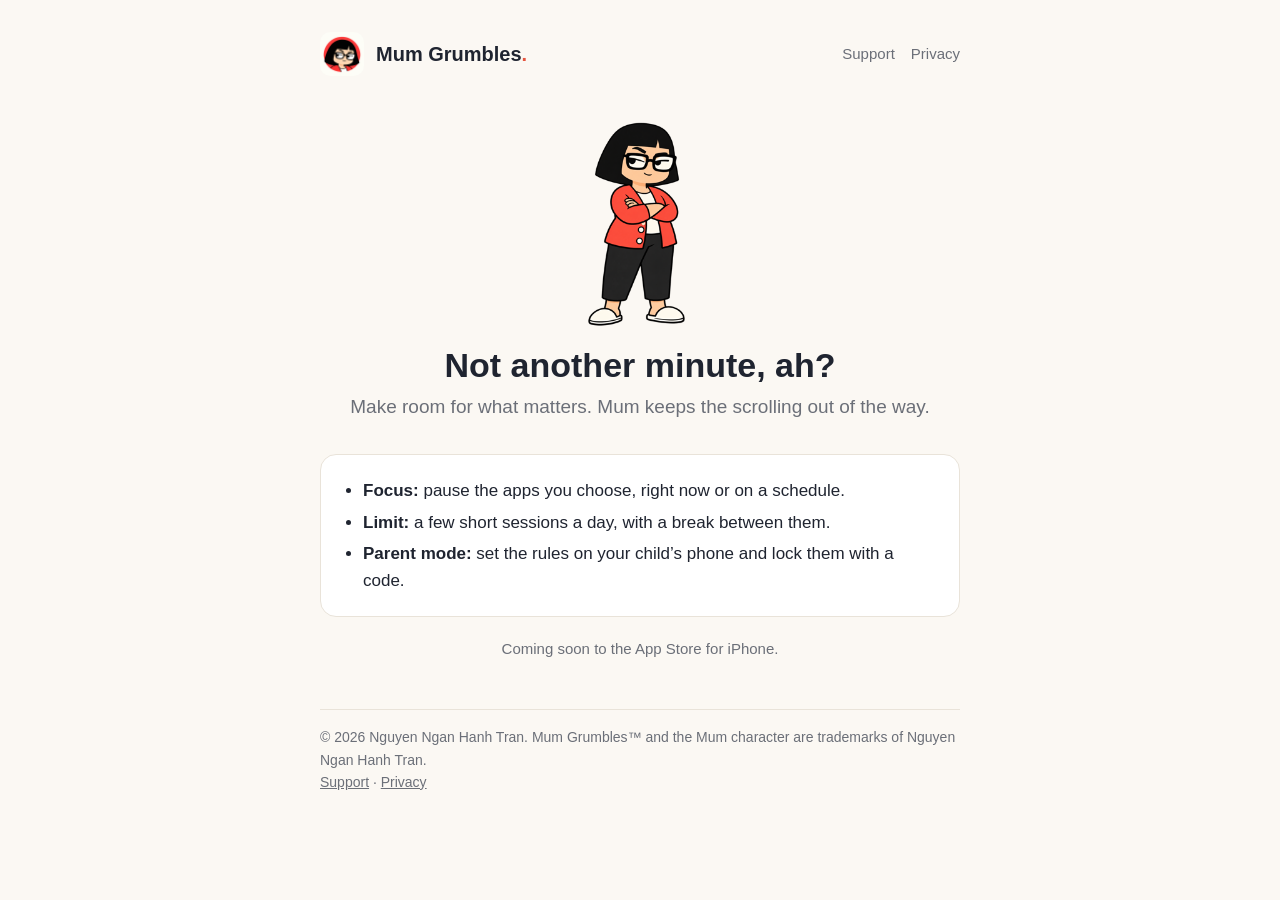
<file: index.html>
<!doctype html>
<html lang="en">
<head>
<meta charset="utf-8">
<meta name="viewport" content="width=device-width, initial-scale=1">
<title>Mum Grumbles</title>
<meta name="description" content="Make room for what matters. Mum keeps the scrolling out of the way.">
<link rel="icon" href="icon.png">
<link rel="stylesheet" href="style.css">
</head>
<body>
<div class="wrap">
  <header>
    <img src="icon.png" alt="">
    <a class="brand" href="index.html">Mum Grumbles<span class="dot">.</span></a>
    <nav><a href="support.html">Support</a><a href="privacy.html">Privacy</a></nav>
  </header>

  <div class="hero">
    <img src="mum.png" alt="Mum, arms crossed">
    <h1>Not another minute, ah?</h1>
    <p>Make room for what matters. Mum keeps the scrolling out of the way.</p>
  </div>

  <div class="card">
    <ul>
      <li><strong>Focus:</strong> pause the apps you choose, right now or on a schedule.</li>
      <li><strong>Limit:</strong> a few short sessions a day, with a break between them.</li>
      <li><strong>Parent mode:</strong> set the rules on your child’s phone and lock them with a code.</li>
    </ul>
  </div>

  <p class="muted" style="text-align:center">Coming soon to the App Store for iPhone.</p>

  <footer>© 2026 Nguyen Ngan Hanh Tran. Mum Grumbles™ and the Mum character are trademarks of Nguyen Ngan Hanh Tran.<br><a href="support.html">Support</a> · <a href="privacy.html">Privacy</a></footer>
</div>
</body>
</html>
</file>
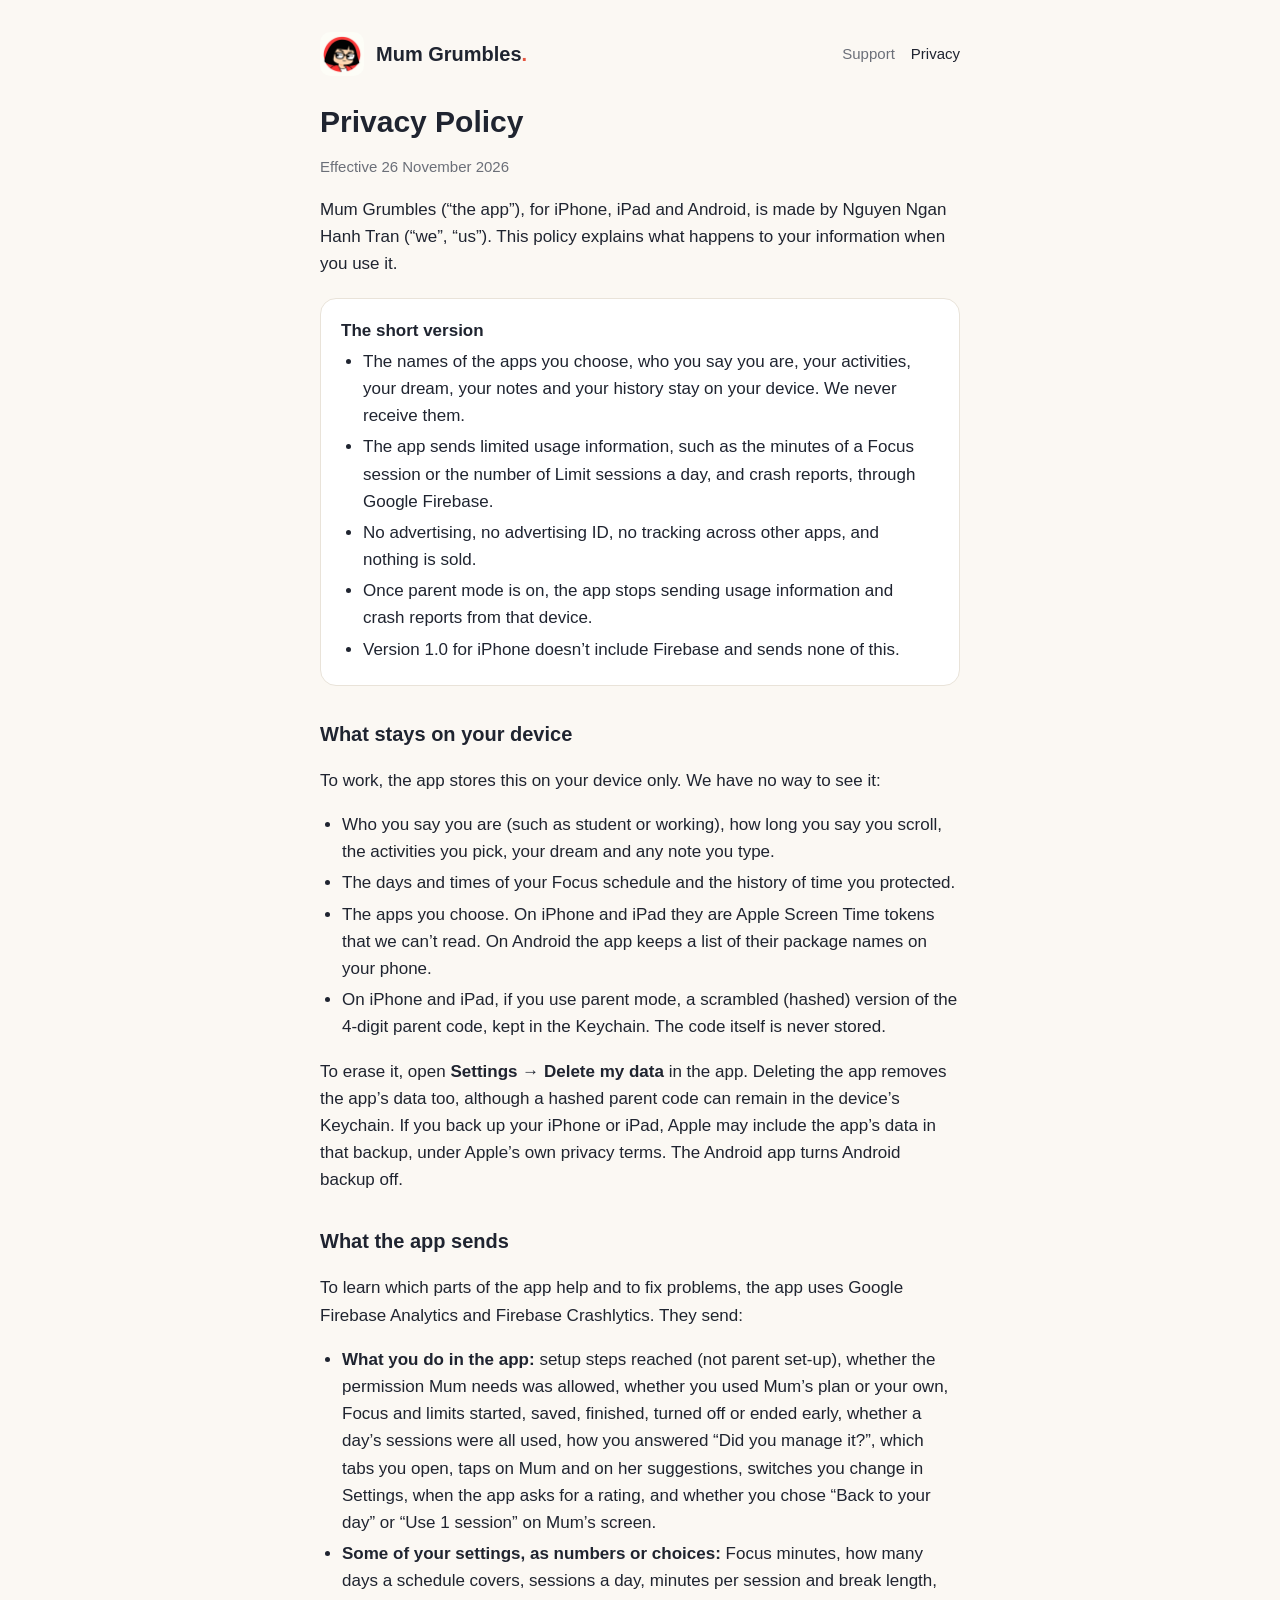
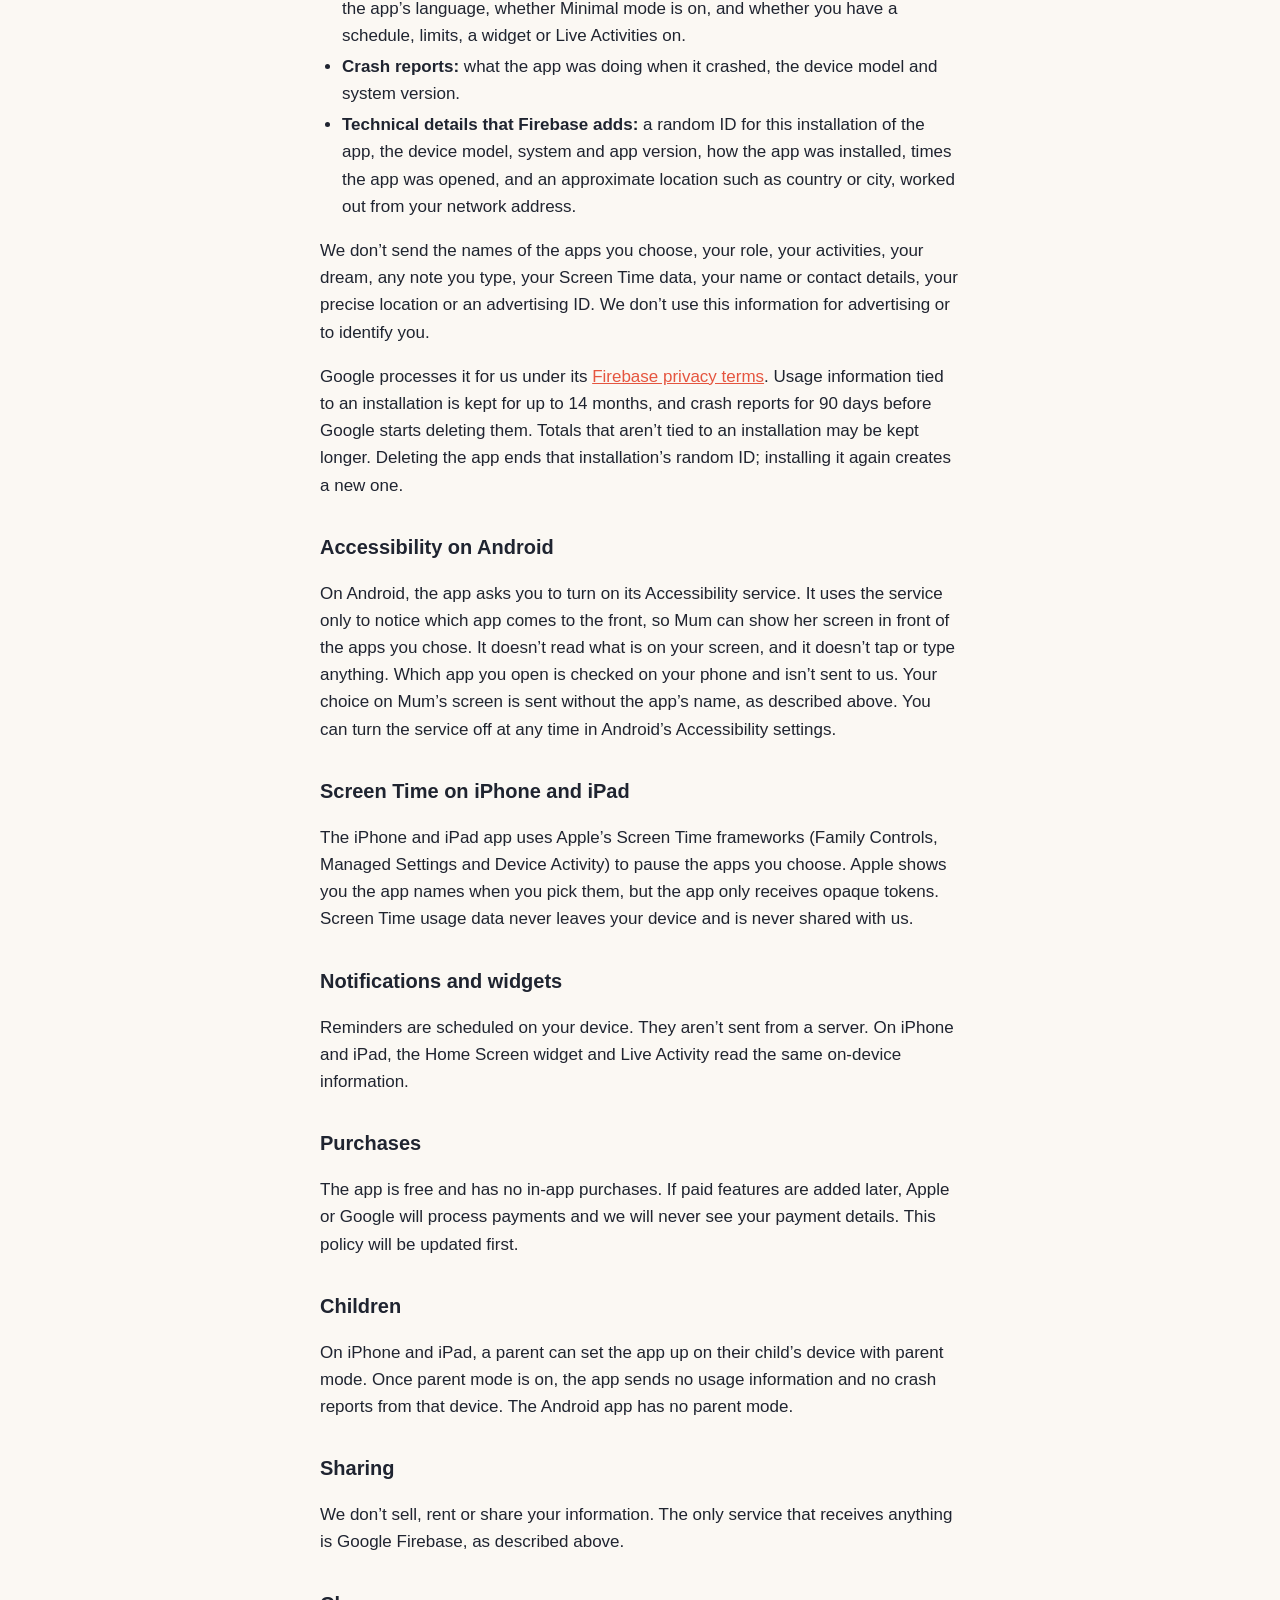
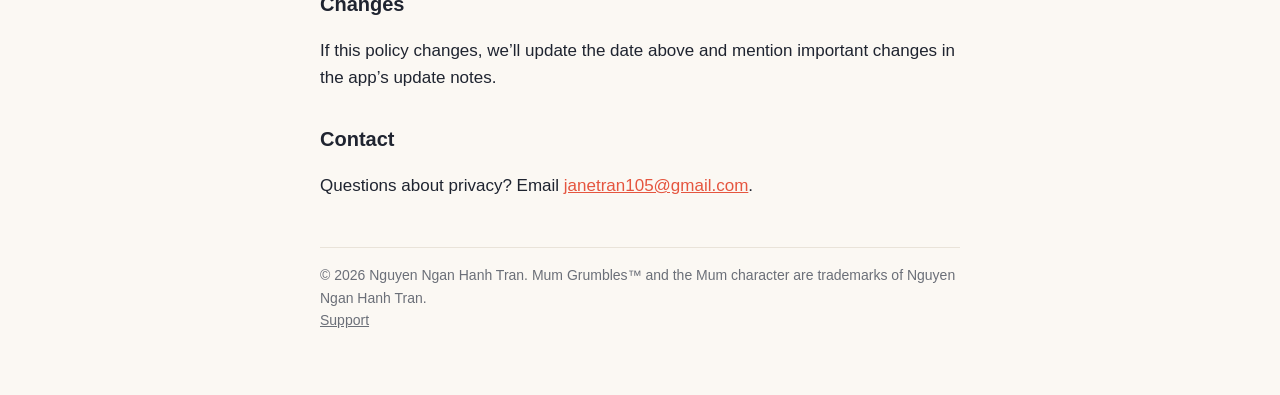
<file: privacy.html>
<!doctype html>
<html lang="en">
<head>
<meta charset="utf-8">
<meta name="viewport" content="width=device-width, initial-scale=1">
<title>Privacy Policy · Mum Grumbles</title>
<meta name="description" content="Mum Grumbles keeps your app choices and what you type on your device. It sends limited usage information and crash reports through Google Firebase.">
<link rel="icon" href="icon.png">
<link rel="stylesheet" href="style.css">
</head>
<body>
<div class="wrap">
  <header>
    <img src="icon.png" alt="">
    <a class="brand" href="index.html">Mum Grumbles<span class="dot">.</span></a>
    <nav><a href="support.html">Support</a><a href="privacy.html" aria-current="page">Privacy</a></nav>
  </header>

  <h1>Privacy Policy</h1>
  <p class="muted">Effective 26 November 2026</p>

  <p>Mum Grumbles (“the app”), for iPhone, iPad and Android, is made by Nguyen Ngan Hanh Tran (“we”, “us”). This policy explains what happens to your information when you use it.</p>

  <div class="card">
    <strong>The short version</strong>
    <ul>
      <li>The names of the apps you choose, who you say you are, your activities, your dream, your notes and your history stay on your device. We never receive them.</li>
      <li>The app sends limited usage information, such as the minutes of a Focus session or the number of Limit sessions a day, and crash reports, through Google Firebase.</li>
      <li>No advertising, no advertising ID, no tracking across other apps, and nothing is sold.</li>
      <li>Once parent mode is on, the app stops sending usage information and crash reports from that device.</li>
      <li>Version 1.0 for iPhone doesn’t include Firebase and sends none of this.</li>
    </ul>
  </div>

  <h2>What stays on your device</h2>
  <p>To work, the app stores this on your device only. We have no way to see it:</p>
  <ul>
    <li>Who you say you are (such as student or working), how long you say you scroll, the activities you pick, your dream and any note you type.</li>
    <li>The days and times of your Focus schedule and the history of time you protected.</li>
    <li>The apps you choose. On iPhone and iPad they are Apple Screen Time tokens that we can’t read. On Android the app keeps a list of their package names on your phone.</li>
    <li>On iPhone and iPad, if you use parent mode, a scrambled (hashed) version of the 4-digit parent code, kept in the Keychain. The code itself is never stored.</li>
  </ul>
  <p>To erase it, open <strong>Settings → Delete my data</strong> in the app. Deleting the app removes the app’s data too, although a hashed parent code can remain in the device’s Keychain. If you back up your iPhone or iPad, Apple may include the app’s data in that backup, under Apple’s own privacy terms. The Android app turns Android backup off.</p>

  <h2>What the app sends</h2>
  <p>To learn which parts of the app help and to fix problems, the app uses Google Firebase Analytics and Firebase Crashlytics. They send:</p>
  <ul>
    <li><strong>What you do in the app:</strong> setup steps reached (not parent set-up), whether the permission Mum needs was allowed, whether you used Mum’s plan or your own, Focus and limits started, saved, finished, turned off or ended early, whether a day’s sessions were all used, how you answered “Did you manage it?”, which tabs you open, taps on Mum and on her suggestions, switches you change in Settings, when the app asks for a rating, and whether you chose “Back to your day” or “Use 1 session” on Mum’s screen.</li>
    <li><strong>Some of your settings, as numbers or choices:</strong> Focus minutes, how many days a schedule covers, sessions a day, minutes per session and break length, the app’s language, whether Minimal mode is on, and whether you have a schedule, limits, a widget or Live Activities on.</li>
    <li><strong>Crash reports:</strong> what the app was doing when it crashed, the device model and system version.</li>
    <li><strong>Technical details that Firebase adds:</strong> a random ID for this installation of the app, the device model, system and app version, how the app was installed, times the app was opened, and an approximate location such as country or city, worked out from your network address.</li>
  </ul>
  <p>We don’t send the names of the apps you choose, your role, your activities, your dream, any note you type, your Screen Time data, your name or contact details, your precise location or an advertising ID. We don’t use this information for advertising or to identify you.</p>
  <p>Google processes it for us under its <a href="https://firebase.google.com/support/privacy">Firebase privacy terms</a>. Usage information tied to an installation is kept for up to 14 months, and crash reports for 90 days before Google starts deleting them. Totals that aren’t tied to an installation may be kept longer. Deleting the app ends that installation’s random ID; installing it again creates a new one.</p>

  <h2>Accessibility on Android</h2>
  <p>On Android, the app asks you to turn on its Accessibility service. It uses the service only to notice which app comes to the front, so Mum can show her screen in front of the apps you chose. It doesn’t read what is on your screen, and it doesn’t tap or type anything. Which app you open is checked on your phone and isn’t sent to us. Your choice on Mum’s screen is sent without the app’s name, as described above. You can turn the service off at any time in Android’s Accessibility settings.</p>

  <h2>Screen Time on iPhone and iPad</h2>
  <p>The iPhone and iPad app uses Apple’s Screen Time frameworks (Family Controls, Managed Settings and Device Activity) to pause the apps you choose. Apple shows you the app names when you pick them, but the app only receives opaque tokens. Screen Time usage data never leaves your device and is never shared with us.</p>

  <h2>Notifications and widgets</h2>
  <p>Reminders are scheduled on your device. They aren’t sent from a server. On iPhone and iPad, the Home Screen widget and Live Activity read the same on-device information.</p>

  <h2>Purchases</h2>
  <p>The app is free and has no in-app purchases. If paid features are added later, Apple or Google will process payments and we will never see your payment details. This policy will be updated first.</p>

  <h2>Children</h2>
  <p>On iPhone and iPad, a parent can set the app up on their child’s device with parent mode. Once parent mode is on, the app sends no usage information and no crash reports from that device. The Android app has no parent mode.</p>

  <h2>Sharing</h2>
  <p>We don’t sell, rent or share your information. The only service that receives anything is Google Firebase, as described above.</p>

  <h2>Changes</h2>
  <p>If this policy changes, we’ll update the date above and mention important changes in the app’s update notes.</p>

  <h2>Contact</h2>
  <p>Questions about privacy? Email <a href="mailto:janetran105@gmail.com">janetran105@gmail.com</a>.</p>

  <footer>© 2026 Nguyen Ngan Hanh Tran. Mum Grumbles™ and the Mum character are trademarks of Nguyen Ngan Hanh Tran.<br><a href="support.html">Support</a></footer>
</div>
</body>
</html>
</file>
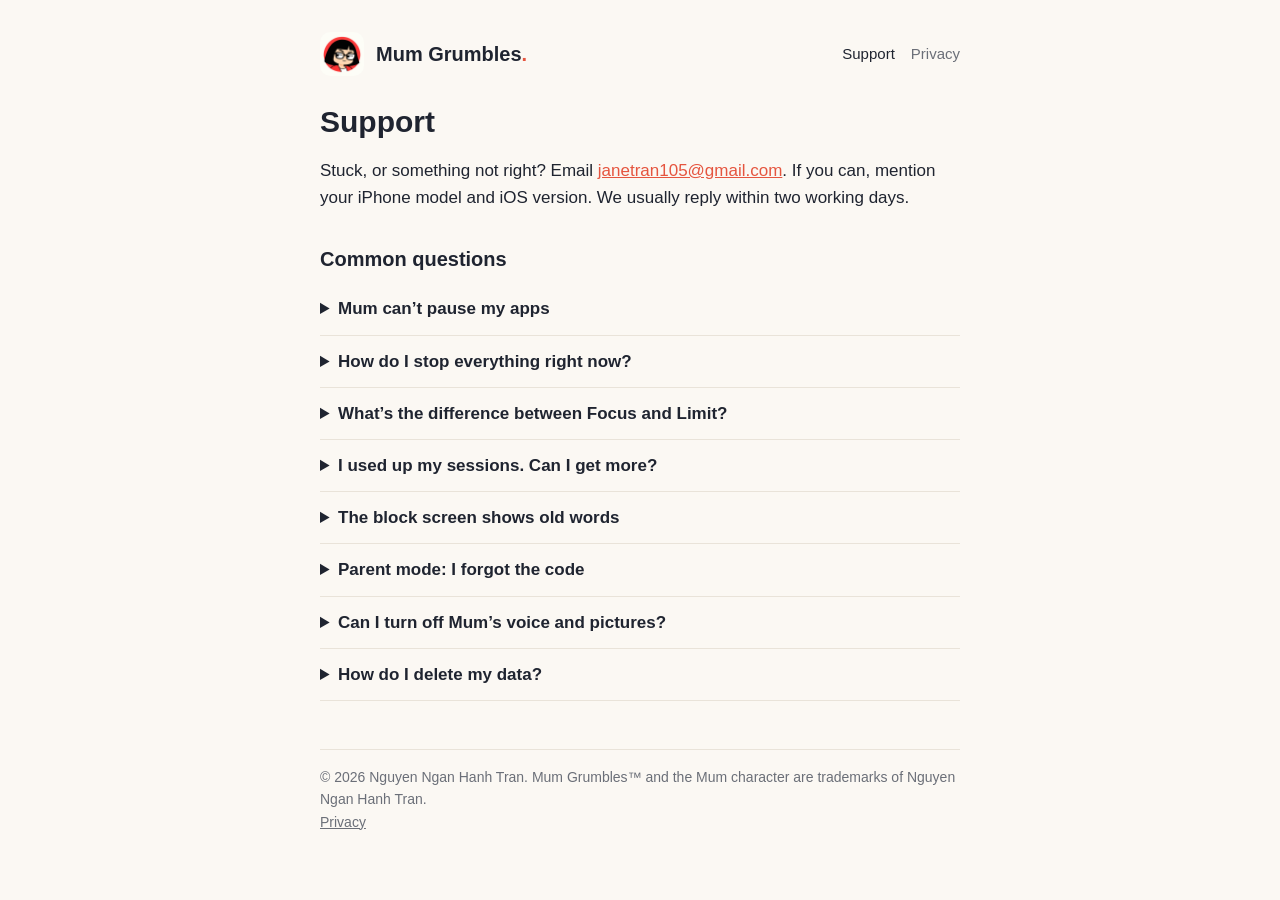
<file: support.html>
<!doctype html>
<html lang="en">
<head>
<meta charset="utf-8">
<meta name="viewport" content="width=device-width, initial-scale=1">
<title>Support · Mum Grumbles</title>
<meta name="description" content="Help with Mum Grumbles: Screen Time permission, Focus, Limit, parent mode and turning everything off.">
<link rel="icon" href="icon.png">
<link rel="stylesheet" href="style.css">
</head>
<body>
<div class="wrap">
  <header>
    <img src="icon.png" alt="">
    <a class="brand" href="index.html">Mum Grumbles<span class="dot">.</span></a>
    <nav><a href="support.html" aria-current="page">Support</a><a href="privacy.html">Privacy</a></nav>
  </header>

  <h1>Support</h1>
  <p>Stuck, or something not right? Email <a href="mailto:janetran105@gmail.com">janetran105@gmail.com</a>. If you can, mention your iPhone model and iOS version. We usually reply within two working days.</p>

  <h2>Common questions</h2>

  <details>
    <summary>Mum can’t pause my apps</summary>
    <p>Mum needs Screen Time permission. Open the app and tap <strong>Connect Screen Time</strong>, then tap <strong>Continue</strong> when iOS asks. If you tapped Don’t Allow earlier, go to iPhone Settings → Screen Time → Apps with Screen Time Access and switch Mum Grumbles on.</p>
  </details>

  <details>
    <summary>How do I stop everything right now?</summary>
    <p>In the app, open Settings → <strong>Clear all restrictions</strong>. Every paused app opens again straight away. Your Focus schedule is switched off but kept, so you can switch it back on later. Limit is turned off, so set it up again when you’re ready.</p>
  </details>

  <details>
    <summary>What’s the difference between Focus and Limit?</summary>
    <p><strong>Focus</strong> pauses your chosen apps for a block of time: right now, or on a schedule such as weekdays 9 to 12. <strong>Limit</strong> gives your scroll apps a few short sessions a day, for example 3 sessions of 20 minutes, with an optional break between them.</p>
  </details>

  <details>
    <summary>I used up my sessions. Can I get more?</summary>
    <p>Not today. That’s the deal you made with Mum. Your sessions come back at midnight. You can change the deal for tomorrow on the Limit tab (in parent mode, this needs the parent code).</p>
  </details>

  <details>
    <summary>The block screen shows old words</summary>
    <p>iOS sometimes keeps the previous block screen for a moment. Close the app you were trying to open and open it again. The buttons always work, even when the words are a step behind.</p>
  </details>

  <details>
    <summary>Parent mode: I forgot the code</summary>
    <p>On the code screen, tap <strong>Forgot the code? Reset with Apple</strong>. Apple asks for the parent’s Apple Account to confirm it’s you, and then you can choose a new code. The old code can’t be shown, because the app never stores it.</p>
  </details>

  <details>
    <summary>Can I turn off Mum’s voice and pictures?</summary>
    <p>Yes. In Settings, switch on <strong>Quiet mode</strong> for plain screens, or switch off <strong>Mum’s sounds</strong>. Each reminder can be switched on or off in Settings → Notifications.</p>
  </details>

  <details>
    <summary>How do I delete my data?</summary>
    <p>Settings → <strong>Delete my data</strong> erases everything the app stored and removes its restrictions. Nothing is stored anywhere else. See the <a href="privacy.html">privacy policy</a>.</p>
  </details>

  <footer>© 2026 Nguyen Ngan Hanh Tran. Mum Grumbles™ and the Mum character are trademarks of Nguyen Ngan Hanh Tran.<br><a href="privacy.html">Privacy</a></footer>
</div>
</body>
</html>
</file>
<file: style.css>
:root {
  --bg: #FBF8F3;
  --card: #FFFFFF;
  --ink: #1F2430;
  --muted: #6B6F78;
  --line: #E9E3D9;
  --coral: #E5553F;
  color-scheme: light dark;
}
@media (prefers-color-scheme: dark) {
  :root { --bg: #15171C; --card: #1E2128; --ink: #F2EFEA; --muted: #A3A7B0; --line: #2C3038; }
}
* { box-sizing: border-box; }
body {
  margin: 0; background: var(--bg); color: var(--ink);
  font: 17px/1.6 -apple-system, BlinkMacSystemFont, "SF Pro Text", "Helvetica Neue", Arial, sans-serif;
}
.wrap { max-width: 680px; margin: 0 auto; padding: 32px 20px 64px; }
header { display: flex; align-items: center; gap: 12px; margin-bottom: 28px; }
header img { width: 44px; height: 44px; border-radius: 10px; }
.brand { font-weight: 800; font-size: 20px; color: var(--ink); text-decoration: none; }
.brand .dot { color: var(--coral); }
nav { margin-left: auto; display: flex; gap: 16px; font-size: 15px; }
nav a { color: var(--muted); text-decoration: none; }
nav a:hover, nav a[aria-current] { color: var(--ink); }
h1 { font-size: 30px; line-height: 1.2; margin: 0 0 6px; }
h2 { font-size: 20px; margin: 32px 0 8px; }
p, li { color: var(--ink); }
.muted { color: var(--muted); font-size: 15px; }
a { color: var(--coral); }
ul { padding-left: 22px; }
li { margin: 4px 0; }
.card { background: var(--card); border: 1px solid var(--line); border-radius: 16px; padding: 18px 20px; margin: 20px 0; }
.card ul { margin: 0; }
.hero { text-align: center; padding: 8px 0 12px; }
.hero img { width: 150px; height: auto; }
.hero h1 { font-size: 34px; }
.hero p { font-size: 19px; color: var(--muted); margin: 6px 0 0; }
details { border-bottom: 1px solid var(--line); padding: 12px 0; }
summary { font-weight: 600; cursor: pointer; }
details p { margin: 8px 0 0; }
footer { margin-top: 48px; padding-top: 16px; border-top: 1px solid var(--line); font-size: 14px; color: var(--muted); }
footer a { color: var(--muted); }
</file>
